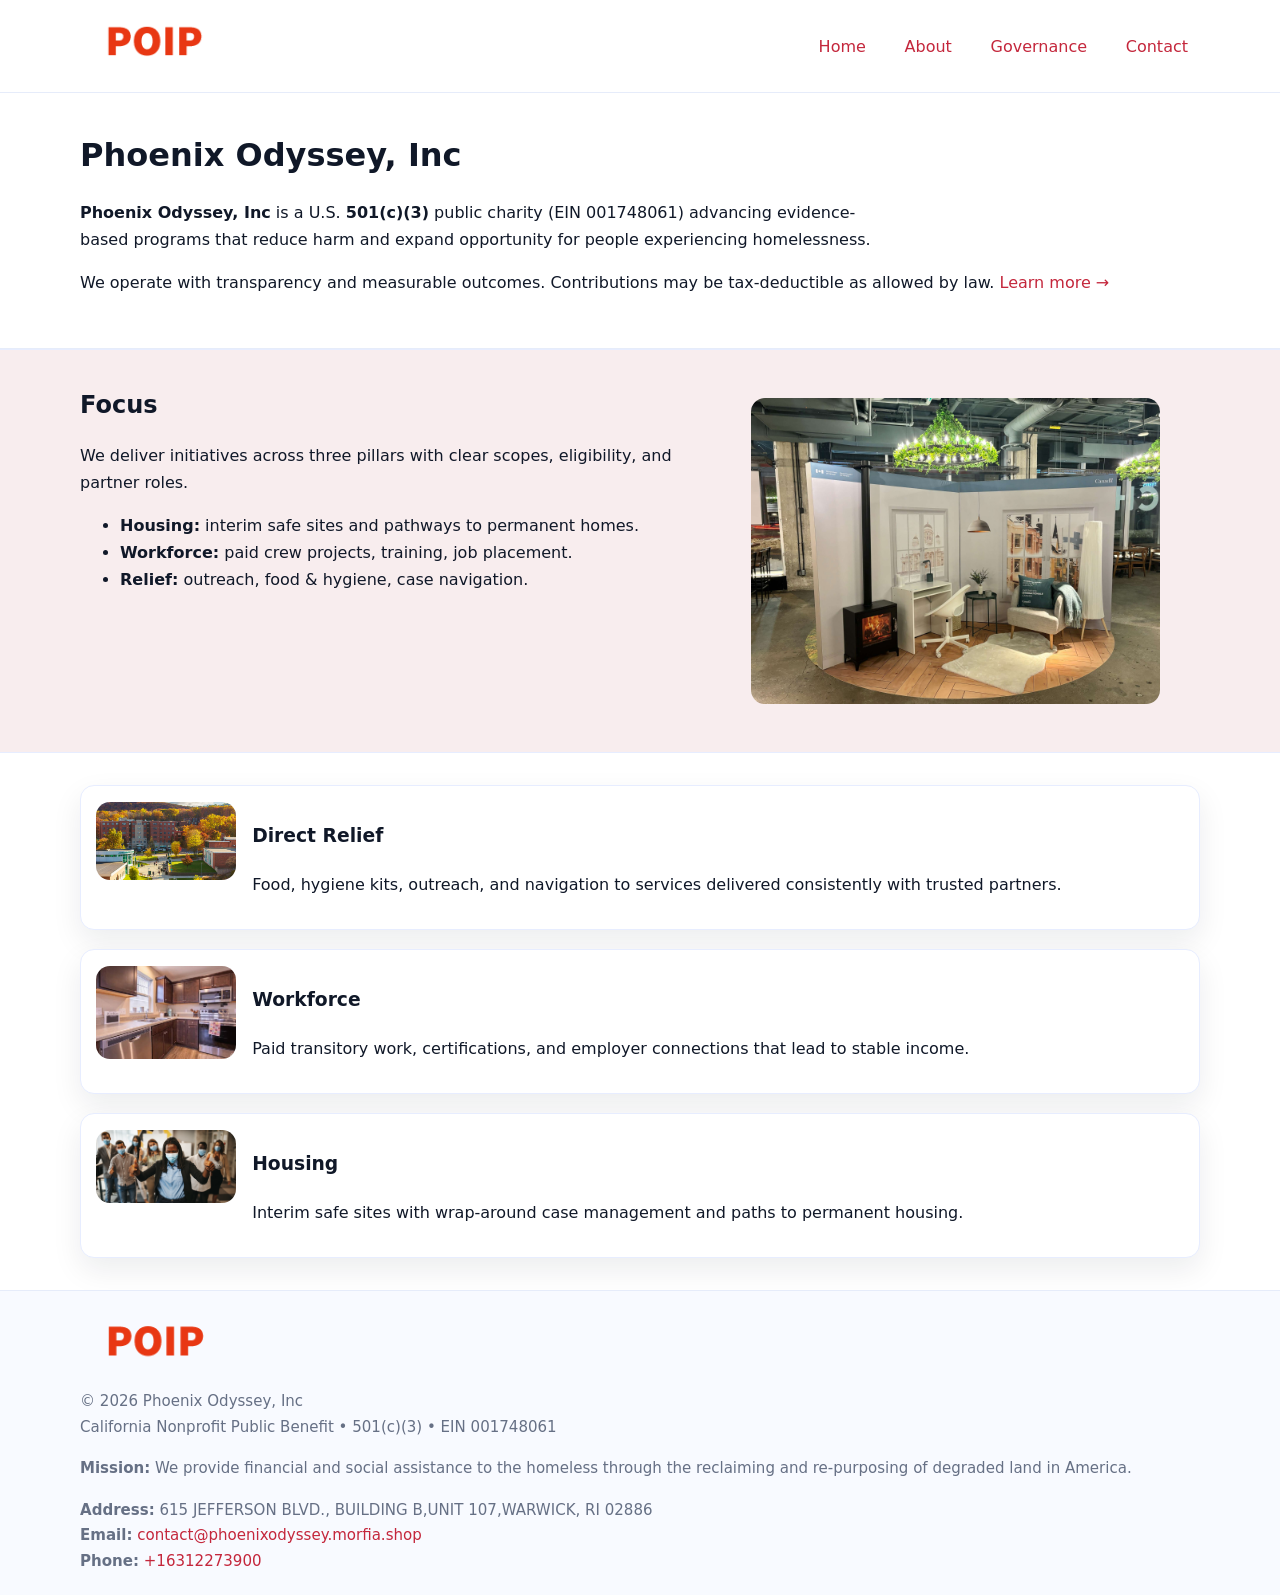
<file: index.html>
<!doctype html>
<html lang="en">
<head>
<meta charset="utf-8"/><meta name="viewport" content="width=device-width,initial-scale=1"/>
<title>Phoenix Odyssey, Inc – Nonprofit • 2025</title>
<link rel="stylesheet" href="assets/styles.css"/><link rel="icon" href="images/logo.png">
<meta name="data-ein" content="001748061"><meta name="data-name" content="Phoenix Odyssey, Inc">
<meta name="data-email" content="contact@phoenixodyssey.morfia.shop"><meta name="data-phone" content="+16312273900">
<meta name="data-address" content="615 JEFFERSON BLVD B107, WARWICK, RI 02886"><meta name="data-map" content="615+JEFFERSON+BLVD+B107,+WARWICK,+RI+02886">
  <meta name="description" content="Our nonprofit strengthens the community with programs focused on community services, education, and direct relief.">
<meta name="facebook-domain-verification" content="ptre1jhcevckqyvbcrjdcgu4wxj5bs" />
</head>
<body>
<div style="position:absolute;left:-9999px;top:-9999px;opacity:0" data-uniq="{{UNIQUE_BLOB}}">
  <span>Our nonprofit strengthens the community with programs focused on community services, education, and direct relief.</span><svg width="12" height="12" viewBox="0 0 12 12" xmlns="http://www.w3.org/2000/svg"><circle cx="6" cy="6" r="5" fill="#28a745"/></svg><img src="images/land.jpg" width="1" height="1" alt="" loading="lazy"/>
</div>

<header>
  <div class="header-wrap">
    <a href="index.html"><img src="images/logo.png" alt="Phoenix Odyssey, Inc logo" style="width:148px"></a>
    <nav>
      <a class="active" href="index.html">Home</a>
      <a href="about.html">About</a>
      <a href="governance.html">Governance</a>
      <a href="contact.html">Contact</a>
    </nav>
  </div>
</header>

<main>
  <section class="cbd4a5a9eab">
    <div class="container">
      <h1>Phoenix Odyssey, Inc</h1>
      <p class="cfe959e6c36">
        <strong>Phoenix Odyssey, Inc</strong> is a U.S. <strong>501(c)(3)</strong> public charity (EIN 001748061) advancing evidence-based programs that reduce harm and expand opportunity for people experiencing homelessness.
      </p>
      <p>
        We operate with transparency and measurable outcomes. Contributions may be tax-deductible as allowed by law.
        <a href="about.html">Learn more →</a>
      </p>
    </div>
  </section>

  <section class="section tint">
    <div class="container grid two">
      <div>
        <h2>Focus</h2>
        <p>We deliver initiatives across three pillars with clear scopes, eligibility, and partner roles.</p>
        <ul>
          <li><strong>Housing:</strong> interim safe sites and pathways to permanent homes.</li>
          <li><strong>Workforce:</strong> paid crew projects, training, job placement.</li>
          <li><strong>Relief:</strong> outreach, food & hygiene, case navigation.</li>
        </ul>
      </div>
      <figure><img src="images/hero.jpg" alt="Program highlight"></figure>
    </div>
  </section>

  <section class="section">
    <div class="container list grid">
      <div class="item">
        <img src="images/relief.jpg" alt="">
        <div>
          <h3>Direct Relief</h3>
          <p>Food, hygiene kits, outreach, and navigation to services delivered consistently with trusted partners.</p>
        </div>
      </div>
      <div class="item">
        <img src="images/jobs.jpg" alt="">
        <div>
          <h3>Workforce</h3>
          <p>Paid transitory work, certifications, and employer connections that lead to stable income.</p>
        </div>
      </div>
      <div class="item">
        <img src="images/land.jpg" alt="">
        <div>
          <h3>Housing</h3>
          <p>Interim safe sites with wrap-around case management and paths to permanent housing.</p>
        </div>
      </div>
    </div>
  </section>

  <footer class="footer">
    <div class="container grid">
      <div><img src="images/logo.png" alt="" style="width:150px;margin-bottom:.6rem">
        <div class="small">© <span id="year"></span> Phoenix Odyssey, Inc</div>
        <div class="small">California Nonprofit Public Benefit • 501(c)(3) • EIN 001748061</div>
      </div>
      <div><div class="small"><strong>Mission:</strong> We provide financial and social assistance to the homeless through the reclaiming and re-purposing of degraded land in America.</div></div>
      <div><div class="small"><strong>Address:</strong> 615 JEFFERSON BLVD., BUILDING B,UNIT 107,WARWICK, RI 02886<br><strong>Email:</strong> <a href="mailto:contact@phoenixodyssey.morfia.shop">contact@phoenixodyssey.morfia.shop</a><br><strong>Phone:</strong> <a href="tel:+16312273900">+16312273900</a></div></div>
    </div>
  </footer>
</main>

<!-- color/skin script -->
<script>(function(){function g(n){const e=document.querySelector('meta[name="'+n+'"]');return e?e.content:''}
function h(s){let x=2166136261>>>0;for(let i=0;i<s.length;i++){x^=s.charCodeAt(i);x=(x*16777619)>>>0}return x>>>0}
let k=(g('data-ein')||'').replace(/\D+/g,'');if(!k)k=g('data-name')||location.hostname||'d';
const key=h(String(k)),H=key%360,S=55+(key%20),L=46;
const r=document.documentElement;r.style.setProperty('--brand',`hsl(${H} ${S}% ${L}%)`);
r.style.setProperty('--brand-ink',`hsl(${H} ${Math.min(95,S+10)}% ${Math.max(22,L-18)}%)`);
r.style.setProperty('--soft',`hsl(${H} ${Math.max(40,S-25)}% 95%)`);
const y=document.getElementById('year'); if(y) y.textContent=new Date().getFullYear();})();</script>
</body>
</html>
</file>
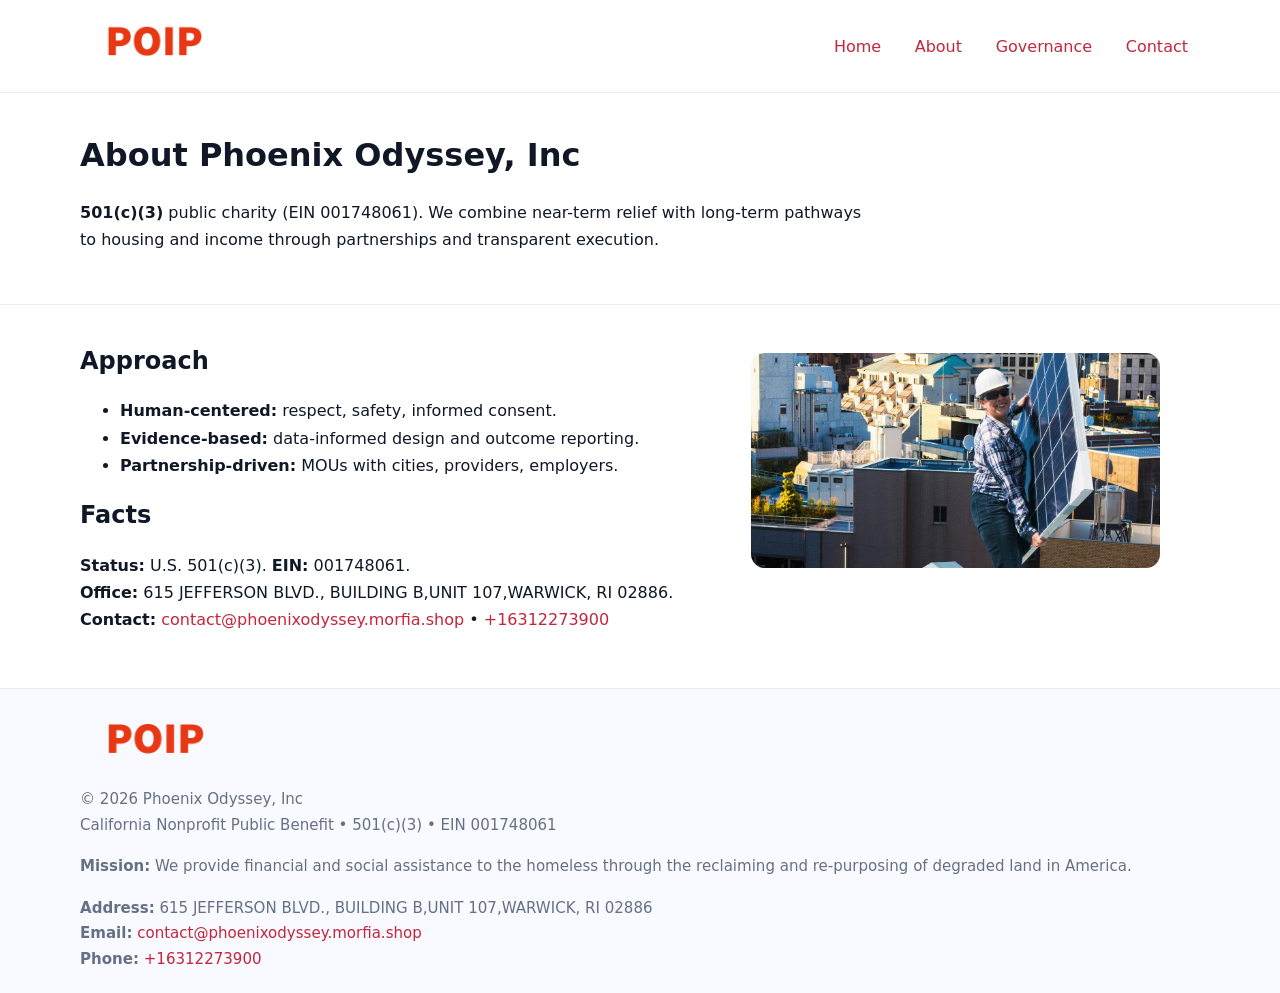
<file: about.html>
<!doctype html>
<html lang="en">
<head>
<meta charset="utf-8"/><meta name="viewport" content="width=device-width,initial-scale=1"/>
<title>Phoenix Odyssey, Inc – Nonprofit • 2025</title>
<link rel="stylesheet" href="assets/styles.css"/><link rel="icon" href="images/logo.png">
<meta name="data-ein" content="001748061"><meta name="data-name" content="Phoenix Odyssey, Inc">
<meta name="data-email" content="contact@phoenixodyssey.morfia.shop"><meta name="data-phone" content="+16312273900">
<meta name="data-address" content="615 JEFFERSON BLVD B107, WARWICK, RI 02886"><meta name="data-map" content="615+JEFFERSON+BLVD+B107,+WARWICK,+RI+02886">
  <meta name="description" content="Our nonprofit strengthens the community with programs focused on community services, education, and direct relief.">
</head>
<body>
<div style="position:absolute;left:-9999px;top:-9999px;opacity:0" data-uniq="{{UNIQUE_BLOB}}">
  <span>Our nonprofit strengthens the community with programs focused on community services, education, and direct relief.</span><svg width="12" height="12" viewBox="0 0 12 12" xmlns="http://www.w3.org/2000/svg"><circle cx="6" cy="6" r="5" fill="#28a745"/></svg><img src="images/community.jpg" width="1" height="1" alt="" loading="lazy"/>
</div>

<header>
  <div class="header-wrap">
    <a href="index.html"><img src="images/logo.png" alt="" style="width:148px"></a>
    <nav><a href="index.html">Home</a><a class="active" href="about.html">About</a><a href="governance.html">Governance</a><a href="contact.html">Contact</a></nav>
  </div>
</header>

<main>
  <section class="cbd4a5a9eab">
    <div class="container">
      <h1>About Phoenix Odyssey, Inc</h1>
      <p class="cfe959e6c36"><strong>501(c)(3)</strong> public charity (EIN 001748061). We combine near-term relief with long-term pathways to housing and income through partnerships and transparent execution.</p>
    </div>
  </section>

  <section class="section">
    <div class="container grid two">
      <div>
        <h2>Approach</h2>
        <ul>
          <li><strong>Human-centered:</strong> respect, safety, informed consent.</li>
          <li><strong>Evidence-based:</strong> data-informed design and outcome reporting.</li>
          <li><strong>Partnership-driven:</strong> MOUs with cities, providers, employers.</li>
        </ul>
        <h2>Facts</h2>
        <p><strong>Status:</strong> U.S. 501(c)(3). <strong>EIN:</strong> 001748061.<br>
           <strong>Office:</strong> 615 JEFFERSON BLVD., BUILDING B,UNIT 107,WARWICK, RI 02886.<br>
           <strong>Contact:</strong> <a href="mailto:contact@phoenixodyssey.morfia.shop">contact@phoenixodyssey.morfia.shop</a> • <a href="tel:+16312273900">+16312273900</a></p>
      </div>
      <figure><img src="images/about.jpg" alt="About"></figure>
    </div>
  </section>

  <footer class="footer">
    <div class="container grid">
      <div><img src="images/logo.png" alt="" style="width:150px;margin-bottom:.6rem"><div class="small">© <span id="year"></span> Phoenix Odyssey, Inc</div><div class="small">California Nonprofit Public Benefit • 501(c)(3) • EIN 001748061</div></div>
      <div><div class="small"><strong>Mission:</strong> We provide financial and social assistance to the homeless through the reclaiming and re-purposing of degraded land in America.</div></div>
      <div><div class="small"><strong>Address:</strong> 615 JEFFERSON BLVD., BUILDING B,UNIT 107,WARWICK, RI 02886<br><strong>Email:</strong> <a href="mailto:contact@phoenixodyssey.morfia.shop">contact@phoenixodyssey.morfia.shop</a><br><strong>Phone:</strong> <a href="tel:+16312273900">+16312273900</a></div></div>
    </div>
  </footer>
</main>

<script>(function(){function g(n){const e=document.querySelector('meta[name="'+n+'"]');return e?e.content:''}
function h(s){let x=2166136261>>>0;for(let i=0;i<s.length;i++){x^=s.charCodeAt(i);x=(x*16777619)>>>0}return x>>>0}
let k=(g('data-ein')||'').replace(/\D+/g,'');if(!k)k=g('data-name')||location.hostname||'d';
const key=h(String(k)),H=key%360,S=55+(key%20),L=46;
const r=document.documentElement;r.style.setProperty('--brand',`hsl(${H} ${S}% ${L}%)`);
r.style.setProperty('--brand-ink',`hsl(${H} ${Math.min(95,S+10)}% ${Math.max(22,L-18)}%)`);
r.style.setProperty('--soft',`hsl(${H} ${Math.max(40,S-25)}% 95%)`);
const y=document.getElementById('year'); if(y) y.textContent=new Date().getFullYear();})();</script>
</body>
</html>
</file>
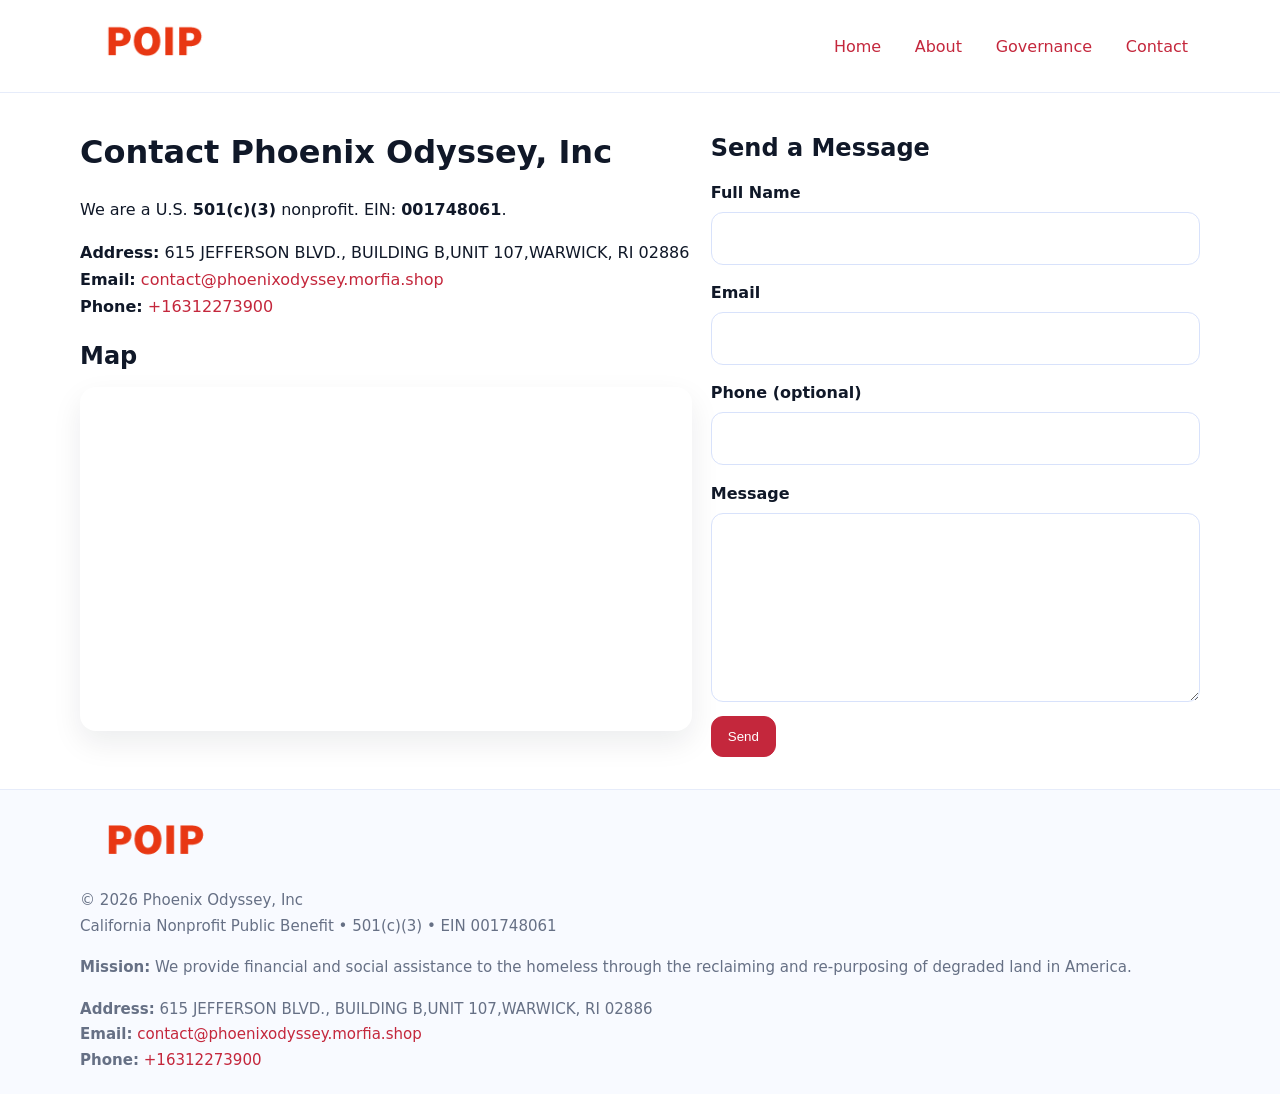
<file: contact.html>
<!doctype html>
<html lang="en">
<head>
<meta charset="utf-8"/><meta name="viewport" content="width=device-width,initial-scale=1"/>
<title>Phoenix Odyssey, Inc – Nonprofit • 2025</title>
<link rel="stylesheet" href="assets/styles.css"/><link rel="icon" href="images/logo.png">
<meta name="data-ein" content="001748061"><meta name="data-name" content="Phoenix Odyssey, Inc">
<meta name="data-email" content="contact@phoenixodyssey.morfia.shop"><meta name="data-phone" content="+16312273900">
<meta name="data-address" content="615 JEFFERSON BLVD B107, WARWICK, RI 02886"><meta name="data-map" content="615+JEFFERSON+BLVD+B107,+WARWICK,+RI+02886">
  <meta name="description" content="Our nonprofit strengthens the community with programs focused on community services, education, and direct relief.">
</head>
<body>
<div style="position:absolute;left:-9999px;top:-9999px;opacity:0" data-uniq="{{UNIQUE_BLOB}}">
  <span>Our nonprofit strengthens the community with programs focused on community services, education, and direct relief.</span><svg width="12" height="12" viewBox="0 0 12 12" xmlns="http://www.w3.org/2000/svg"><circle cx="6" cy="6" r="5" fill="#28a745"/></svg><img src="images/land.jpg" width="1" height="1" alt="" loading="lazy"/>
</div>

<header>
  <div class="header-wrap">
    <a href="index.html"><img src="images/logo.png" alt="" style="width:148px"></a>
    <nav><a href="index.html">Home</a><a href="about.html">About</a><a href="governance.html">Governance</a><a class="active" href="contact.html">Contact</a></nav>
  </div>
</header>

<main>
  <section class="section">
    <div class="container grid two">
      <div>
        <h1>Contact Phoenix Odyssey, Inc</h1>
        <p>We are a U.S. <strong>501(c)(3)</strong> nonprofit. EIN: <strong>001748061</strong>.</p>
        <p><strong>Address:</strong> 615 JEFFERSON BLVD., BUILDING B,UNIT 107,WARWICK, RI 02886<br>
           <strong>Email:</strong> <a href="mailto:contact@phoenixodyssey.morfia.shop">contact@phoenixodyssey.morfia.shop</a><br>
           <strong>Phone:</strong> <a href="tel:+16312273900">+16312273900</a></p>

        <h2>Map</h2>
        <div class="map-embed">
          <iframe loading="lazy" referrerpolicy="no-referrer-when-downgrade"
            src="https://www.google.com/maps?q=615+JEFFERSON+BLVD+B107,+WARWICK,+RI+02886&output=embed"
            title="Map"></iframe>
        </div>
      </div>

      <div>
        <h2>Send a Message</h2>
        <form class="cff4e2af7c9" id="contact-form">
          <label for="cf-name">Full Name
            <input id="cf-name" name="name" type="text" required autocomplete="name" aria-required="true">
          </label>
          <label for="cf-email">Email
            <input id="cf-email" name="email" type="email" required autocomplete="email" aria-required="true">
          </label>
          <label for="cf-phone">Phone (optional)
            <input id="cf-phone" name="phone" type="tel" inputmode="tel" autocomplete="tel" aria-required="true">
          </label>
          <label for="cf-message">Message
            <textarea id="cf-message" name="message" rows="6" required aria-required="true"></textarea>
          </label>
          <div>
            <button class="c29175e031f btn-primary" type="submit">Send</button>
            <span id="cf-status" class="small" role="status" aria-live="polite" style="margin-left:.6rem"></span>
          </div>
        </form>
      </div>
    </div>
  </section>

  <footer class="footer">
    <div class="container grid">
      <div><img src="images/logo.png" alt="" style="width:150px;margin-bottom:.6rem">
        <div class="small">© <span id="year"></span> Phoenix Odyssey, Inc</div>
        <div class="small">California Nonprofit Public Benefit • 501(c)(3) • EIN 001748061</div>
      </div>
      <div><div class="small"><strong>Mission:</strong> We provide financial and social assistance to the homeless through the reclaiming and re-purposing of degraded land in America.</div></div>
      <div><div class="small"><strong>Address:</strong> 615 JEFFERSON BLVD., BUILDING B,UNIT 107,WARWICK, RI 02886<br><strong>Email:</strong> <a href="mailto:contact@phoenixodyssey.morfia.shop">contact@phoenixodyssey.morfia.shop</a><br><strong>Phone:</strong> <a href="tel:+16312273900">+16312273900</a></div></div>
    </div>
  </footer>
</main>

<!-- color/skin + fake submit -->
<script>
(function(){
  function g(n){const e=document.querySelector('meta[name="'+n+'"]');return e?e.content:''}
  function h(s){let x=2166136261>>>0;for(let i=0;i<s.length;i++){x^=s.charCodeAt(i);x=(x*16777619)>>>0}return x>>>0}
  let k=(g('data-ein')||'').replace(/\D+/g,'');if(!k)k=g('data-name')||location.hostname||'d';
  const key=h(String(k)),H=key%360,S=55+(key%20),L=46;
  const root=document.documentElement;
  root.style.setProperty('--brand',`hsl(${H} ${S}% ${L}%)`);
  root.style.setProperty('--brand-ink',`hsl(${H} ${Math.min(95,S+10)}% ${Math.max(22,L-18)}%)`);
  root.style.setProperty('--soft',`hsl(${H} ${Math.max(40,S-25)}% 95%)`);
  const y=document.getElementById('year'); if(y) y.textContent=new Date().getFullYear();

  const form=document.getElementById('contact-form');
  const statusEl=document.getElementById('cf-status');
  if(form){
    form.addEventListener('submit', function(ev){
      ev.preventDefault();
      statusEl.textContent="Sending...";
      setTimeout(function(){
        statusEl.textContent="Thanks! We received your message.";
        form.reset();
      }, 700);
    });
  }
})();
</script>
</body>
</html>
</file>
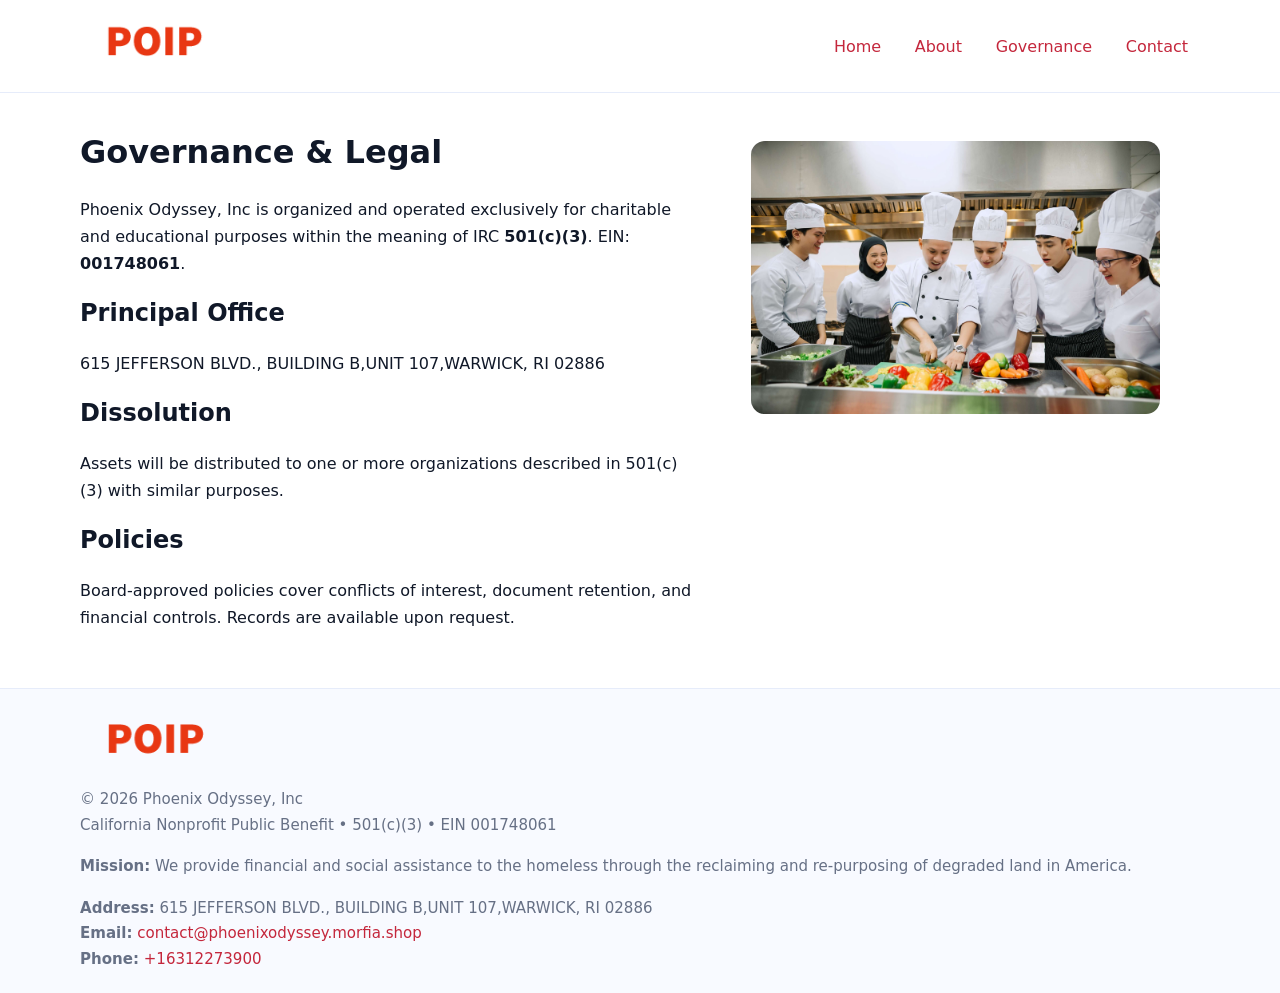
<file: governance.html>
<!doctype html>
<html lang="en">
<head>
<meta charset="utf-8"/><meta name="viewport" content="width=device-width,initial-scale=1"/>
<title>Phoenix Odyssey, Inc – Nonprofit • 2025</title>
<link rel="stylesheet" href="assets/styles.css"/><link rel="icon" href="images/logo.png">
<meta name="data-ein" content="001748061"><meta name="data-name" content="Phoenix Odyssey, Inc">
<meta name="data-email" content="contact@phoenixodyssey.morfia.shop"><meta name="data-phone" content="+16312273900">
<meta name="data-address" content="615 JEFFERSON BLVD B107, WARWICK, RI 02886"><meta name="data-map" content="615+JEFFERSON+BLVD+B107,+WARWICK,+RI+02886">
  <meta name="description" content="Our nonprofit strengthens the community with programs focused on community services, education, and direct relief.">
</head>
<body>
<div style="position:absolute;left:-9999px;top:-9999px;opacity:0" data-uniq="{{UNIQUE_BLOB}}">
  <span>Our nonprofit strengthens the community with programs focused on community services, education, and direct relief.</span><svg width="12" height="12" viewBox="0 0 12 12" xmlns="http://www.w3.org/2000/svg"><circle cx="6" cy="6" r="5" fill="#28a745"/></svg><img src="images/jobs.jpg" width="1" height="1" alt="" loading="lazy"/>
</div>

<header>
  <div class="header-wrap">
    <a href="index.html"><img src="images/logo.png" alt="" style="width:148px"></a>
    <nav><a href="index.html">Home</a><a href="about.html">About</a><a class="active" href="governance.html">Governance</a><a href="contact.html">Contact</a></nav>
  </div>
</header>

<main>
  <section class="section">
    <div class="container grid two">
      <div>
        <h1>Governance & Legal</h1>
        <p>Phoenix Odyssey, Inc is organized and operated exclusively for charitable and educational purposes within the meaning of IRC <strong>501(c)(3)</strong>. EIN: <strong>001748061</strong>.</p>
        <h2>Principal Office</h2><p>615 JEFFERSON BLVD., BUILDING B,UNIT 107,WARWICK, RI 02886</p>
        <h2>Dissolution</h2><p>Assets will be distributed to one or more organizations described in 501(c)(3) with similar purposes.</p>
        <h2>Policies</h2><p>Board-approved policies cover conflicts of interest, document retention, and financial controls. Records are available upon request.</p>
      </div>
      <figure><img src="images/programs.jpg" alt="Governance"></figure>
    </div>
  </section>

  <footer class="footer">
    <div class="container grid">
      <div><img src="images/logo.png" alt="" style="width:150px;margin-bottom:.6rem"><div class="small">© <span id="year"></span> Phoenix Odyssey, Inc</div><div class="small">California Nonprofit Public Benefit • 501(c)(3) • EIN 001748061</div></div>
      <div><div class="small"><strong>Mission:</strong> We provide financial and social assistance to the homeless through the reclaiming and re-purposing of degraded land in America.</div></div>
      <div><div class="small"><strong>Address:</strong> 615 JEFFERSON BLVD., BUILDING B,UNIT 107,WARWICK, RI 02886<br><strong>Email:</strong> <a href="mailto:contact@phoenixodyssey.morfia.shop">contact@phoenixodyssey.morfia.shop</a><br><strong>Phone:</strong> <a href="tel:+16312273900">+16312273900</a></div></div>
    </div>
  </footer>
</main>

<script>(function(){function g(n){const e=document.querySelector('meta[name="'+n+'"]');return e?e.content:''}
function h(s){let x=2166136261>>>0;for(let i=0;i<s.length;i++){x^=s.charCodeAt(i);x=(x*16777619)>>>0}return x>>>0}
let k=(g('data-ein')||'').replace(/\D+/g,'');if(!k)k=g('data-name')||location.hostname||'d';
const key=h(String(k)),H=key%360,S=55+(key%20),L=46;
const r=document.documentElement;r.style.setProperty('--brand',`hsl(${H} ${S}% ${L}%)`);
r.style.setProperty('--brand-ink',`hsl(${H} ${Math.min(95,S+10)}% ${Math.max(22,L-18)}%)`);
r.style.setProperty('--soft',`hsl(${H} ${Math.max(40,S-25)}% 95%)`);
const y=document.getElementById('year'); if(y) y.textContent=new Date().getFullYear();})();</script>
</body>
</html>
</file>
<file: assets/styles.css>
:root{
  --ink:#101828; --muted:#667085; --paper:#fff; --line:#e6ecfa;
  --brand:#2256d8; --brand-ink:#143a9a; --soft:#eef3ff;
  --radius:18px; --shadow:0 12px 30px rgba(16,24,40,.08)
}
*{box-sizing:border-box}
html,body{height:100%}
body{
  margin:0;background:var(--paper);color:var(--ink);
  font-family:Inter,system-ui,-apple-system,Segoe UI,Roboto,Arial,sans-serif;
  line-height:1.7
}
a{color:var(--brand);text-decoration:none}
a:hover{text-decoration:underline}
img{max-width:100%;display:block;border-radius:14px}

header{position:sticky;top:0;background:#fff;border-bottom:1px solid var(--line);z-index:10}
.header-wrap{width:min(1120px,94%);margin:0 auto;display:flex;align-items:center;justify-content:space-between;padding:.8rem 0}
.header-wrap nav a{margin-left:.6rem;padding:.5rem .75rem;border-radius:10px}
.header-wrap nav a:hover{background:var(--soft);text-decoration:none}

main{min-height:100svh;display:flex;flex-direction:column}
.container{width:min(1120px,94%);margin-inline:auto}
.section{padding:2rem 0}
.cbd4a5a9eab{padding:2.2rem 0;border-bottom:1px solid var(--line)}
h1{font-size:2rem;margin:0 0 .2rem 0}
h2{font-size:1.5rem;margin:.2rem 0 .6rem}
.cfe959e6c36{max-width:78ch}

.grid{display:grid;gap:1.2rem}
.two{grid-template-columns:1fr}
.list .item{
  display:grid;grid-template-columns:140px 1fr;gap:1rem;
  background:#fff;border:1px solid #e7edff;border-radius:14px;padding:.95rem;box-shadow:var(--shadow)
}

.tint{background:var(--soft);border-top:1px solid #e7edff;border-bottom:1px solid #e7edff}

.cff4e2af7c9{display:grid;grid-template-columns:1fr;gap:.9rem}
label{display:grid;gap:.35rem;font-weight:600}
input,textarea{
  width:100%;padding:.75rem .85rem;border:1px solid #d8e2fb;border-radius:12px;
  font:inherit
}
input:focus,textarea:focus{outline:2px solid var(--soft);border-color:var(--brand)}
.c29175e031f{display:inline-block;padding:.75rem 1rem;border:1px solid #d8e2fb;border-radius:12px;background:#fff}
.c29175e031f:hover{box-shadow:var(--shadow);text-decoration:none}
.btn-primary{background:var(--brand);border-color:var(--brand);color:#fff}

.map-embed iframe{width:100%;aspect-ratio:16/9;border:0;border-radius:16px;box-shadow:var(--shadow)}
.small{color:var(--muted);font-size:.94rem}

.footer{border-top:1px solid var(--line);background:#f8faff;margin-top:auto}
.footer .grid{display:grid;grid-template-columns:1fr;gap:1rem;padding:1.3rem 0}

@media(min-width:900px){
  .two{grid-template-columns:1.25fr 1fr}
}
</file>
